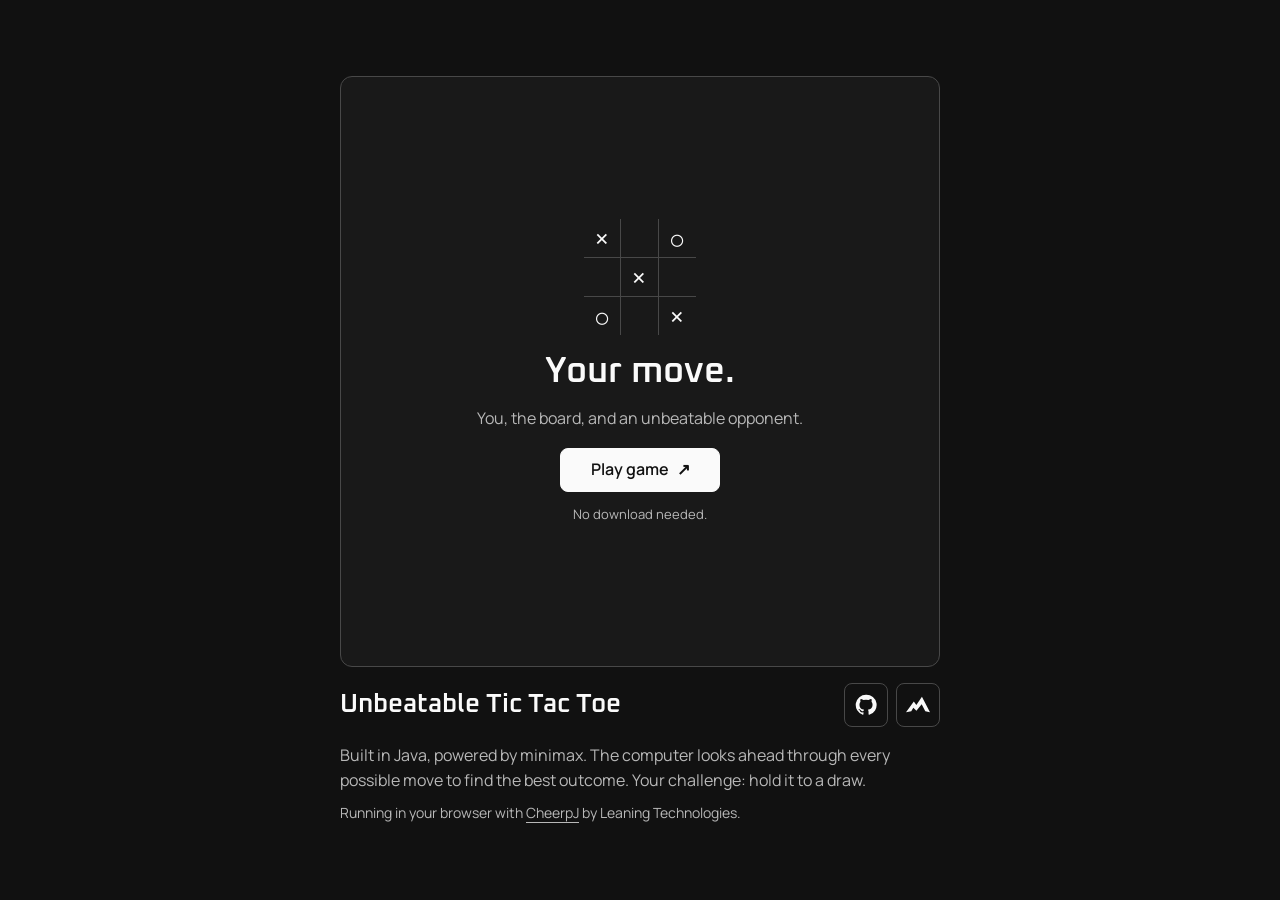
<file: docs/index.html>
<!doctype html>
<html lang="en">
<head>
  <meta charset="utf-8">
  <meta name="viewport" content="width=device-width, initial-scale=1, viewport-fit=cover">
  <meta name="theme-color" content="#111111">
  <meta name="description" content="A game of Tic Tac Toe against an unbeatable minimax AI. An original Java project by Matt Peake, playable in your browser.">
  <title>Unbeatable Tic Tac Toe · Matt Peake</title>
  <link rel="icon" type="image/svg+xml" href="./assets/brand/ridgeline-symbol-soft-light.svg">
  <link rel="preload" href="./assets/fonts/oxanium.ttf" as="font" type="font/ttf" crossorigin>
  <link rel="preload" href="./assets/fonts/manrope.ttf" as="font" type="font/ttf" crossorigin>
  <link rel="stylesheet" href="style.css?v=6">
  <script src="app.js?v=5" defer></script>
</head>
<body>
  <a class="skip" href="#project-info">Skip to project information</a>
  <main class="demo-page">
    <section class="demo-frame" aria-label="Tic Tac Toe game" aria-describedby="game-description">
      <div id="display" aria-label="Java game board" hidden></div>
      <div class="launch" id="launch">
        <div class="board" aria-hidden="true">
          <span>×</span><span></span><span>○</span>
          <span></span><span>×</span><span></span>
          <span>○</span><span></span><span>×</span>
        </div>
        <h2 id="launch-title">Your move.</h2>
        <p>You, the board, and an unbeatable opponent.</p>
        <button class="action primary" id="play" type="button">Play game <span aria-hidden="true">↗</span></button>
        <p class="launch-note" id="launch-note" role="status" aria-live="polite">No download needed.</p>
      </div>
    </section>
    <div class="demo-meta" id="project-info" tabindex="-1">
      <h1>Unbeatable Tic Tac Toe</h1>
      <nav aria-label="Project links">
        <a class="action icon-link" href="https://github.com/mjpeake/unbeatable-tictactoe" aria-label="View source on GitHub" title="View source on GitHub">
          <svg viewBox="0 0 24 24" aria-hidden="true" focusable="false"><path fill="currentColor" d="M12 .8a11.2 11.2 0 0 0-3.54 21.83c.56.1.77-.24.77-.54v-2.09c-3.12.68-3.78-1.32-3.78-1.32-.51-1.3-1.25-1.65-1.25-1.65-1.02-.7.08-.68.08-.68 1.13.08 1.72 1.16 1.72 1.16 1 .1.99 2.15 3.27 1.05.1-.73.39-1.22.71-1.5-2.49-.28-5.11-1.25-5.11-5.54 0-1.23.44-2.23 1.15-3.02-.11-.28-.5-1.43.11-2.98 0 0 .94-.3 3.08 1.15a10.7 10.7 0 0 1 5.6 0c2.14-1.45 3.08-1.15 3.08-1.15.61 1.55.22 2.7.11 2.98.72.79 1.15 1.79 1.15 3.02 0 4.3-2.63 5.26-5.13 5.54.4.35.76 1.03.76 2.08v3.06c0 .3.2.65.78.54A11.2 11.2 0 0 0 12 .8Z"/></svg>
        </a>
        <a class="action icon-link brand-link" draggable="false" href="https://www.mattpeake.com/" aria-label="Visit Matt Peake’s website" title="Matt Peake"><img src="./assets/brand/ridgeline-symbol-soft-light.svg" alt="" width="28" height="28" draggable="false"></a>
      </nav>
    </div>
    <section class="project-note" aria-label="About this project">
      <p id="game-description">Built in Java, powered by minimax. The computer looks ahead through every possible move to find the best outcome. Your challenge: hold it to a draw.</p>
      <p>Running in your browser with <a href="https://cheerpj.com/">CheerpJ</a> by Leaning Technologies.</p>
    </section>
  </main>
</body>
</html>
</file>
<file: docs/style.css>
@font-face { font-family: Oxanium; src: url('./assets/fonts/oxanium.ttf') format('truetype'); font-weight: 200 800; font-display: swap; }
@font-face { font-family: Manrope; src: url('./assets/fonts/manrope.ttf') format('truetype'); font-weight: 200 800; font-display: swap; }
:root { color-scheme: dark; --bg: #111111; --fg: #fafafa; --surface: #191919; --muted: #b8b8b8; --line: #484848; --hover: #292929; }
* { box-sizing: border-box; }
body { margin: 0; min-height: 100svh; display: flex; flex-direction: column; background: var(--bg); color: var(--fg); font: 400 16px/1.6 Manrope, sans-serif; }
button { font: inherit; }
a { color: inherit; text-underline-offset: 4px; }
h1, h2, nav { font-family: Oxanium, sans-serif; }
h1, h2 { font-weight: 600; line-height: 1.2; margin: 0; }
h1 { font-size: clamp(20px, 2.5vw, 26px); }
h2 { font-size: clamp(28px, 4vw, 36px); }
button, a { touch-action: manipulation; }
:focus-visible { outline: 2px solid var(--fg); outline-offset: 4px; }
[hidden] { display: none !important; }
.skip { position: absolute; left: 16px; top: -100px; padding: 8px; background: var(--fg); color: var(--bg); z-index: 5; }
.skip:focus { top: 16px; }
/* Auto block margins share spare height; overflowing content scrolls naturally. */
.demo-page { --demo-width: clamp(360px, calc((100svh - 300px) * 670 / 660), 600px); width: min(100%, calc(var(--demo-width) + 64px)); margin: auto; padding: max(32px, env(safe-area-inset-top)) max(32px, env(safe-area-inset-right)) max(32px, env(safe-area-inset-bottom)) max(32px, env(safe-area-inset-left)); display: flex; flex-direction: column; gap: 16px; flex: 0 0 auto; }
.demo-frame { position: relative; display: grid; aspect-ratio: 670 / 660; background: var(--surface); border: 1px solid var(--line); border-radius: 12px; overflow: hidden; }
.demo-meta { display: flex; justify-content: space-between; align-items: center; gap: 12px 20px; flex-wrap: wrap; }
.demo-meta h1 { flex: 1 1 220px; }
nav { display: flex; gap: 8px; align-items: center; flex-wrap: wrap; }
.action:disabled { opacity: .55; cursor: wait; }
.action { display: inline-flex; align-items: center; justify-content: center; gap: 8px; min-width: 44px; min-height: 44px; padding: 8px 14px; border: 1px solid var(--line); border-radius: 8px; text-decoration: none; color: var(--fg); background: transparent; font-weight: 600; cursor: pointer; }
.action:hover { background: var(--hover); border-color: var(--fg); }
.primary { background: var(--fg); color: var(--bg); border-color: var(--fg); }
.primary:hover { background: var(--muted); color: var(--bg); }
.icon-link { width: 44px; height: 44px; padding: 8px; flex: 0 0 44px; }
.icon-link svg { width: 22px; height: 22px; }
.brand-link img { width: 28px; height: 28px; object-fit: contain; }
.brand-link, .brand-link img { -webkit-user-select: none; user-select: none; -webkit-user-drag: none; }
.project-note { max-width: 65ch; color: var(--muted); }
.project-note p { margin: 0; }
.project-note p + p { margin-top: 8px; font-size: 14px; }
.launch { display: flex; flex-direction: column; align-items: center; justify-content: center; gap: 12px; text-align: center; padding: 24px; }
.launch p { margin: 0; color: var(--muted); }
.launch .primary { margin-top: 4px; }
.board { display: grid; grid-template-columns: repeat(3, 1fr); width: 112px; aspect-ratio: 1; margin-bottom: 4px; flex-shrink: 0; }
.board span { display: grid; place-items: center; border-right: 1px solid var(--line); border-bottom: 1px solid var(--line); font: 28px Manrope; }
.board span:nth-child(3n) { border-right: 0; }
.board span:nth-child(n+7) { border-bottom: 0; }
@media (max-width: 600px) {
  .demo-page { width: 100%; margin: 0 auto; padding: max(24px, env(safe-area-inset-top)) max(16px, env(safe-area-inset-right)) max(32px, env(safe-area-inset-bottom)) max(16px, env(safe-area-inset-left)); gap: 20px; }
  .demo-meta { flex-wrap: nowrap; align-items: flex-start; gap: 16px; }
  .demo-meta h1 { flex: 1; min-width: 0; font-size: clamp(22px, 6vw, 24px); text-wrap: balance; }
  .demo-meta nav { flex-shrink: 0; }
  #play { width: min(100%, 240px); }
  .launch { padding: 20px 16px; gap: 10px; }
  .board { width: 80px; }
  .board span { font-size: 24px; }
  .launch p { font-size: 14px; }
}

/* Keep Java's drawing surface and pointer coordinates at the native size. */
#display { position: absolute; top: 0; left: 0; width: 670px; height: 660px; transform-origin: top left; }
.demo-frame:has(.launch:not([hidden])) { aspect-ratio: auto; container-type: inline-size; }
.launch { min-width: 0; min-height: calc(100cqw * 660 / 670); }
.launch .launch-note { font-size: 13px; }
#play { min-width: 160px; padding: 8px 20px; }
.demo-frame[aria-busy="true"] .launch > p:not(.launch-note) { visibility: hidden; }
</file>
